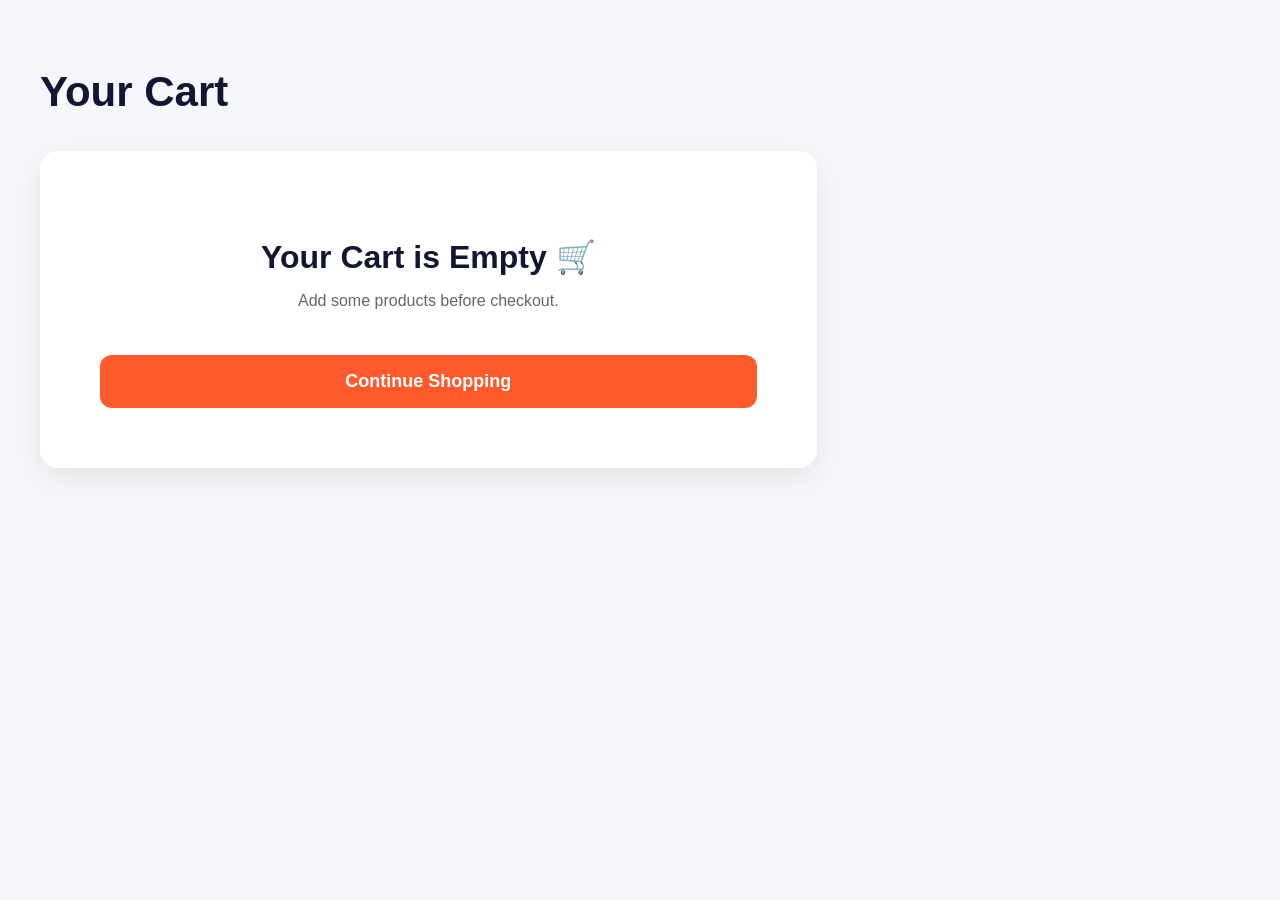
<file: Frontend/cart.html>
<!DOCTYPE html>
<html lang="en">
<head>
    <meta charset="UTF-8">
    <meta name="viewport" content="width=device-width, initial-scale=1.0">
    <title>Shopping Cart - LaLa's Mart</title>

    <style>

        body{

margin:0;

font-family:Arial,sans-serif;

background:#f5f7fb;

padding:40px;

color:#111633;

}

.container{

max-width:1400px;

margin:auto;

}

h1{

font-size:42px;

margin-bottom:35px;

}

.cart-layout{

display:grid;

grid-template-columns:2fr 1fr;

gap:35px;

align-items:start;

}

.cart-item{

display:flex;

gap:20px;

background:white;

padding:20px;

border-radius:18px;

margin-bottom:20px;

box-shadow:0 10px 30px rgba(0,0,0,.08);

}

.product-image{

width:160px;

height:160px;

flex-shrink:0;

border-radius:14px;

overflow:hidden;

background:#fafafa;

display:flex;

justify-content:center;

align-items:center;

border:1px solid #eee;

}

.product-image img{

width:100%;

height:100%;

object-fit:contain;

}

.product-details{

flex:1;

display:flex;

flex-direction:column;

justify-content:center;

}

.product-details h3{

margin:0 0 8px;

font-size:24px;

}

.brand{

color:#777;

margin-bottom:8px;

text-transform:uppercase;

font-size:13px;

}

.price{

font-size:28px;

font-weight:bold;

color:#ff5a2c;

margin:15px 0;

}

.qty-box{

display:flex;

align-items:center;

gap:12px;

margin:18px 0;

}

.qty-box button{

width:38px;

height:38px;

border:none;

border-radius:8px;

background:#ff5a2c;

color:white;

cursor:pointer;

font-size:18px;

}

.remove-btn{

background:#dc3545;
color:white;
border:none;
padding:12px 18px;
border-radius:10px;
cursor:pointer;
font-weight:600;
transition:.3s;

}

.remove-btn:hover{

background:#bb2d3b;

}

.summary{

background:white;

padding:25px;

border-radius:18px;

box-shadow:0 10px 30px rgba(0,0,0,.08);

position:sticky;

top:30px;

}

#cartItems{

display:flex;

flex-direction:column;

gap:20px;

}

.summary h2{

margin-top:0;

}

.summary-row{

display:flex;

justify-content:space-between;

margin:15px 0;

}

.checkout-btn{

width:100%;

padding:16px;

margin-top:20px;

border:none;

background:#ff5a2c;

color:white;

font-size:18px;

font-weight:bold;

border-radius:12px;

cursor:pointer;

}

.checkout-btn:hover{

background:#f04b1c;

}

.empty-cart{

text-align:center;

background:white;

padding:60px;

border-radius:18px;

box-shadow:0 10px 30px rgba(0,0,0,.08);

}

.empty-cart h2{

font-size:32px;

margin-bottom:15px;

}

.empty-cart p{

color:#666;

margin-bottom:25px;

}

    </style>

</head>

<body>

    <div class="container">

    <h1>Your Cart</h1>

    <div class="cart-layout">

    <div id="cartItems"></div>

    <div class="summary">

<h2>Order Summary</h2>

<div class="summary-row">

<span>Subtotal</span>

<strong id="subtotal"></strong>

</div>

<div class="summary-row">

<span>Delivery</span>

<strong>FREE</strong>

</div>

<hr>

<div class="summary-row">

<h2>Total</h2>

<h2 id="total"></h2>

</div>

<a href="checkout.html">

<button class="checkout-btn">

Proceed To Checkout

</button>

</a>

</div>

    </div>

    </div>

    <script>

        let cart =
        JSON.parse(
            localStorage.getItem("cart")
        ) || [];

        const container =
        document.getElementById("cartItems");

        if(cart.length === 0){

        container.innerHTML = `

        <div class="empty-cart">

            <h2>Your Cart is Empty 🛒</h2>

            <p>Add some products before checkout.</p>

            <a href="index.html">

                <button class="checkout-btn">

                    Continue Shopping

                </button>

            </a>

        </div>

        `;

        document.querySelector(".summary").style.display = "none";

        throw new Error("Cart is Empty");

    }

        let total = 0;
        
        const groupedCart = {};
        
        cart.forEach(product => {
            
            groupedCart[product.id] = product;
        });
        
        Object.values(groupedCart).forEach(product => {
            
            total += Number(product.price) * product.quantity;

            const imageUrl =
            product.images &&
            product.images.length > 0
            ?
            product.images[0].url
            :
            "./Images/no-image.png";
            
            container.innerHTML += `

<div class="cart-item">

<div class="product-image">

<img
src="${imageUrl}"
alt="${product.name}"
>

</div>

<div class="product-details">

<div class="brand">

${product.brand || "Stationery"}

</div>

<h3>

${product.name}

</h3>

<div class="price">

₹${product.price}

</div>

<div>

Subtotal :

<b>

₹${Number(product.price)*product.quantity}

</b>

</div>

<div class="qty-box">

<button onclick="decreaseQty('${product.id}')">

−

</button>

<b>

${product.quantity}

</b>

<button onclick="increaseQty('${product.id}')">

+

</button>

</div>

<button

class="remove-btn"

onclick="removeProduct('${product.id}')"

>

🗑 Remove Item

</button>

</div>

</div>

`;
        });
        document.getElementById(
"subtotal"
).innerText =

"₹"+total.toFixed(2);

document.getElementById(
"total"
).innerText =

"₹"+total.toFixed(2);

function increaseQty(id){

    const item =
    cart.find(item => item.id === id);

    if(item){

        item.quantity++;

    }

    localStorage.setItem(
        "cart",
        JSON.stringify(cart)
    );

    location.reload();

}

function decreaseQty(id){

    const item =
    cart.find(item => item.id === id);

    if(!item) return;

    item.quantity--;

    if(item.quantity <= 0){

        cart = cart.filter(
            p => p.id !== id
        );

    }

    localStorage.setItem(
        "cart",
        JSON.stringify(cart)
    );

    location.reload();

}

function removeProduct(id){

    cart = cart.filter(item => item.id !== id);

    localStorage.setItem(
        "cart",
        JSON.stringify(cart)
    );

    location.reload();

}

    </script>

</body>
</html>
</file>
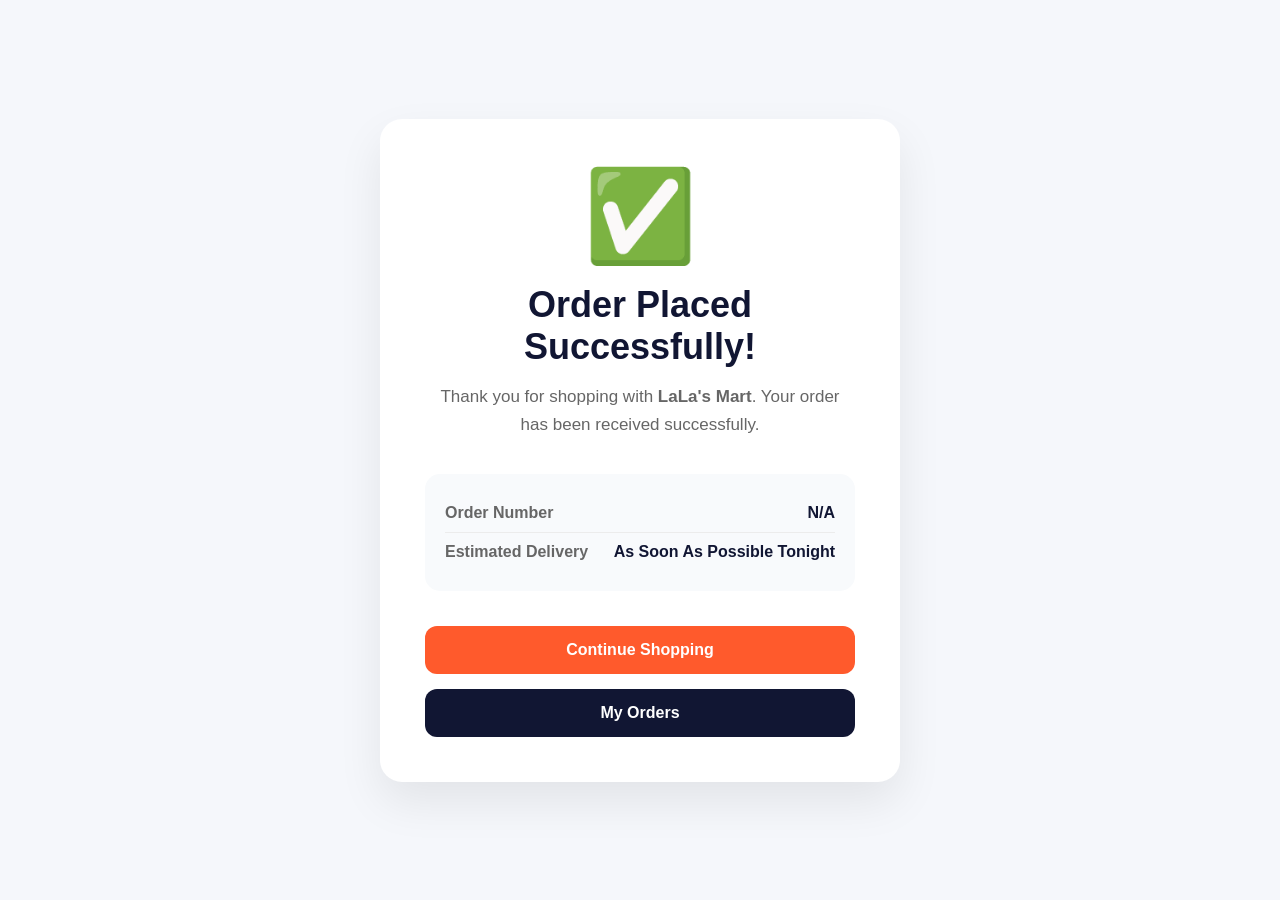
<file: Frontend/order-success.html>
<!DOCTYPE html>
<html>
<head>

    <title>Order Success</title>

<style>

*{
box-sizing:border-box;
}

body{

margin:0;
font-family:Arial,sans-serif;
background:#f5f7fb;

display:flex;
justify-content:center;
align-items:center;

height:100vh;

}

.success-card{

width:520px;

background:white;

padding:45px;

border-radius:22px;

text-align:center;

box-shadow:
0 20px 45px rgba(0,0,0,.08);

}

.success-icon{

font-size:90px;

margin-bottom:15px;

}

h1{

margin:0;

font-size:36px;

color:#111633;

}

.success-text{

margin-top:15px;

font-size:17px;

color:#666;

line-height:28px;

}

.info-box{

margin:35px 0;

padding:20px;

background:#f8fafc;

border-radius:15px;

text-align:left;

}

.info-row{

display:flex;

justify-content:space-between;

padding:10px 0;

border-bottom:1px solid #ececec;

}

.info-row:last-child{

border:none;

}

.label{

color:#666;

font-weight:bold;

}

.value{

color:#111633;

font-weight:bold;

}

.btn{

display:block;

width:100%;

padding:15px;

margin-top:15px;

border-radius:12px;

text-decoration:none;

font-weight:bold;

transition:.3s;

}

.shop-btn{

background:#ff5a2c;

color:white;

}

.shop-btn:hover{

background:#ea4b1c;

}

.orders-btn{

background:#111633;

color:white;

}

.orders-btn:hover{

background:#222b56;

}

</style>

</head>

<body>

    <div class="success-card">

<div class="success-icon">

✅

</div>

<h1>

Order Placed Successfully!

</h1>

<p class="success-text">

Thank you for shopping with
<b>LaLa's Mart</b>.

Your order has been received successfully.

</p>

<div class="info-box">

<div class="info-row">

<span class="label">

Order Number

</span>

<span
class="value"
id="orderNumber"
>

Loading...

</span>

</div>

<div class="info-row">

<span class="label">

Estimated Delivery

</span>

<span class="value">

As Soon As Possible Tonight

</span>

</div>

</div>

<a
href="index.html"
class="btn shop-btn"
>

Continue Shopping

</a>

<a
href="my-orders.html"
class="btn orders-btn"
>

My Orders

</a>

</div>

<script>

const orderNumber =

localStorage.getItem(
"lastOrderNumber"
);

document.getElementById(
"orderNumber"
).innerText =

orderNumber || "N/A";

</script>

</body>
</html>
</file>
